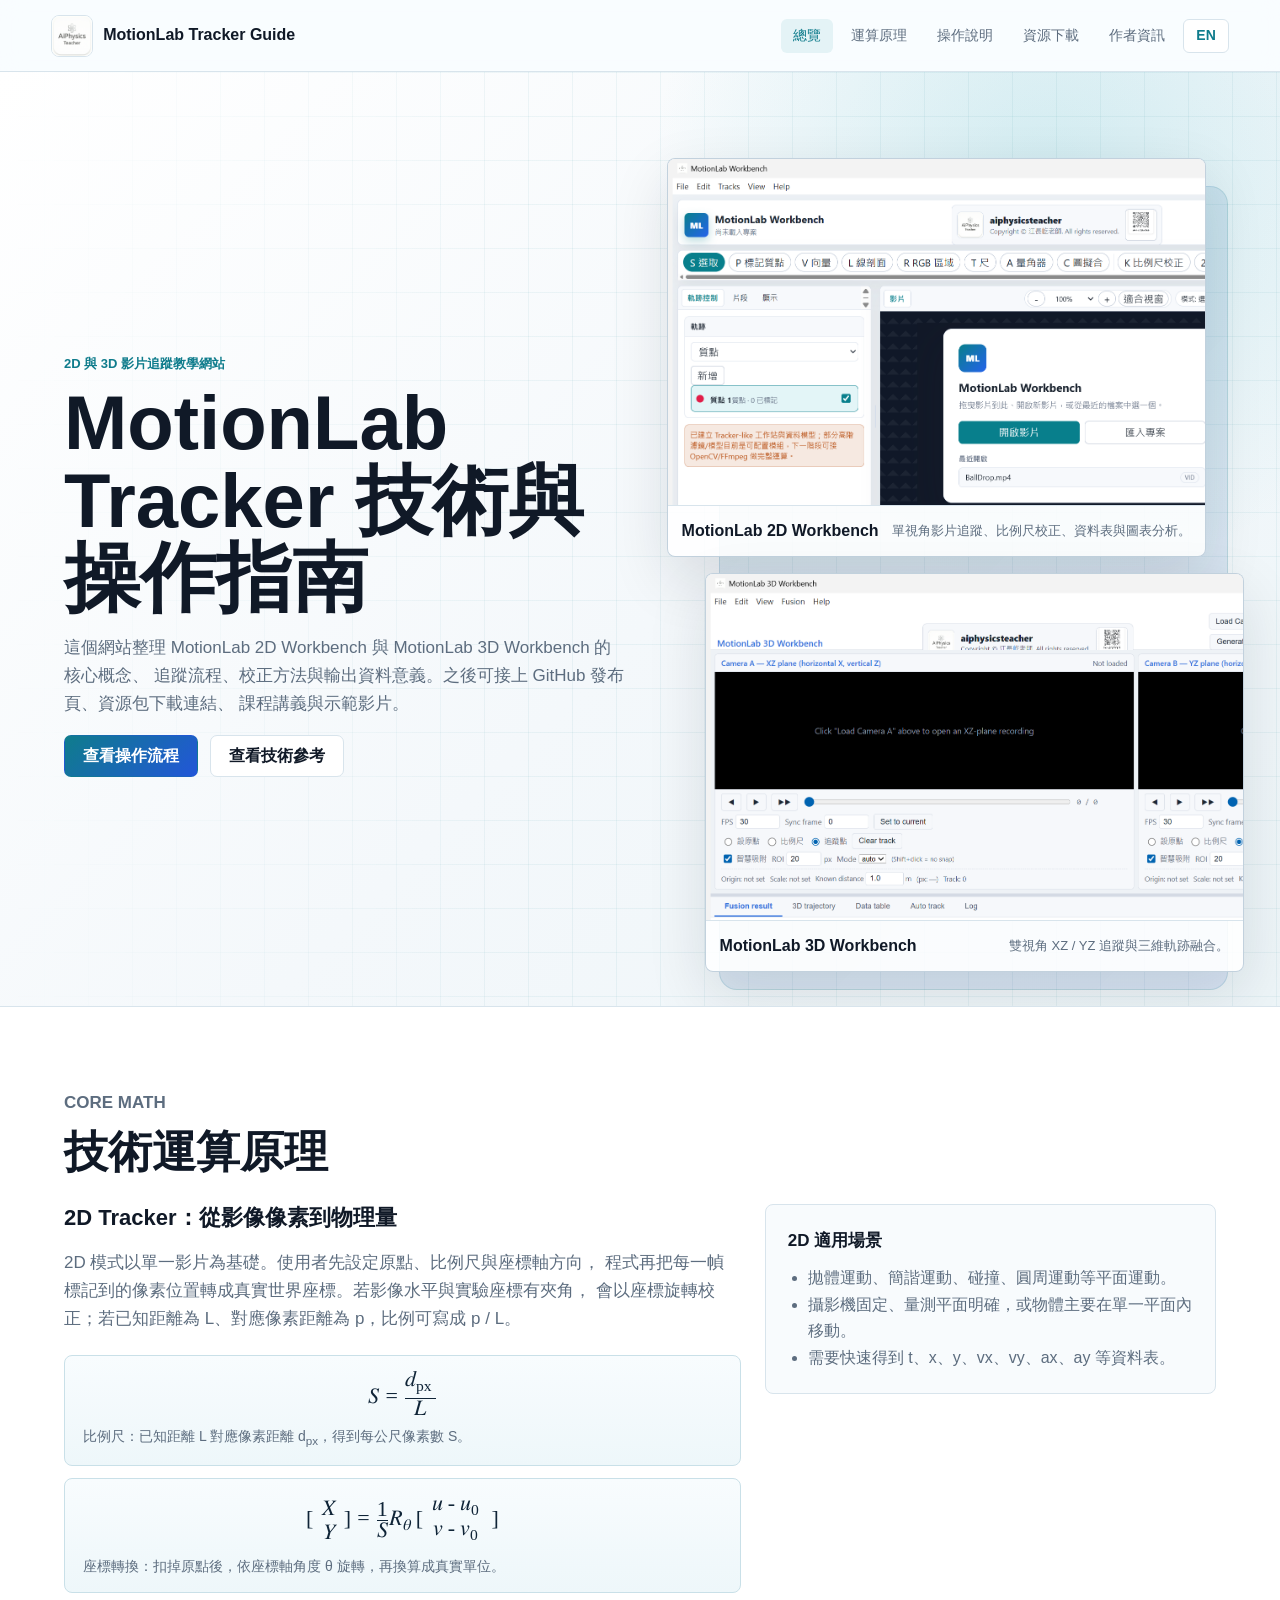
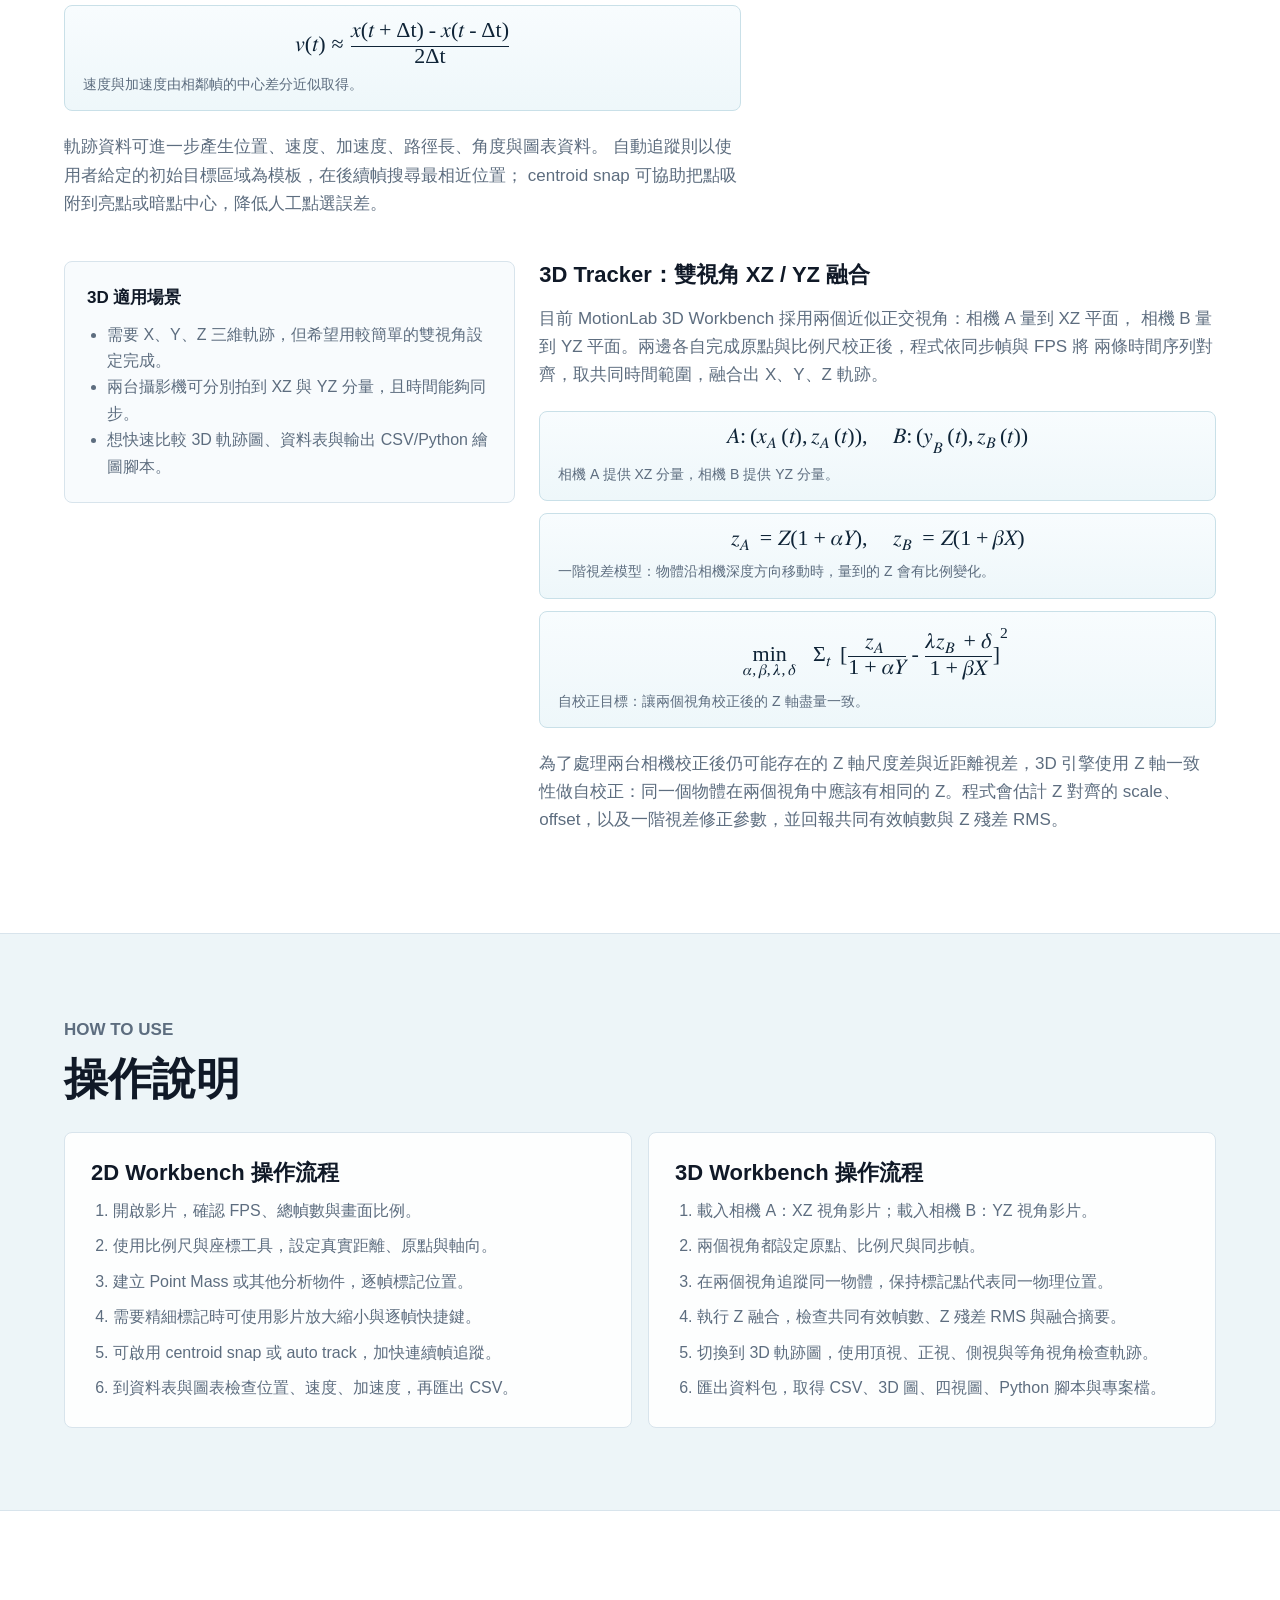
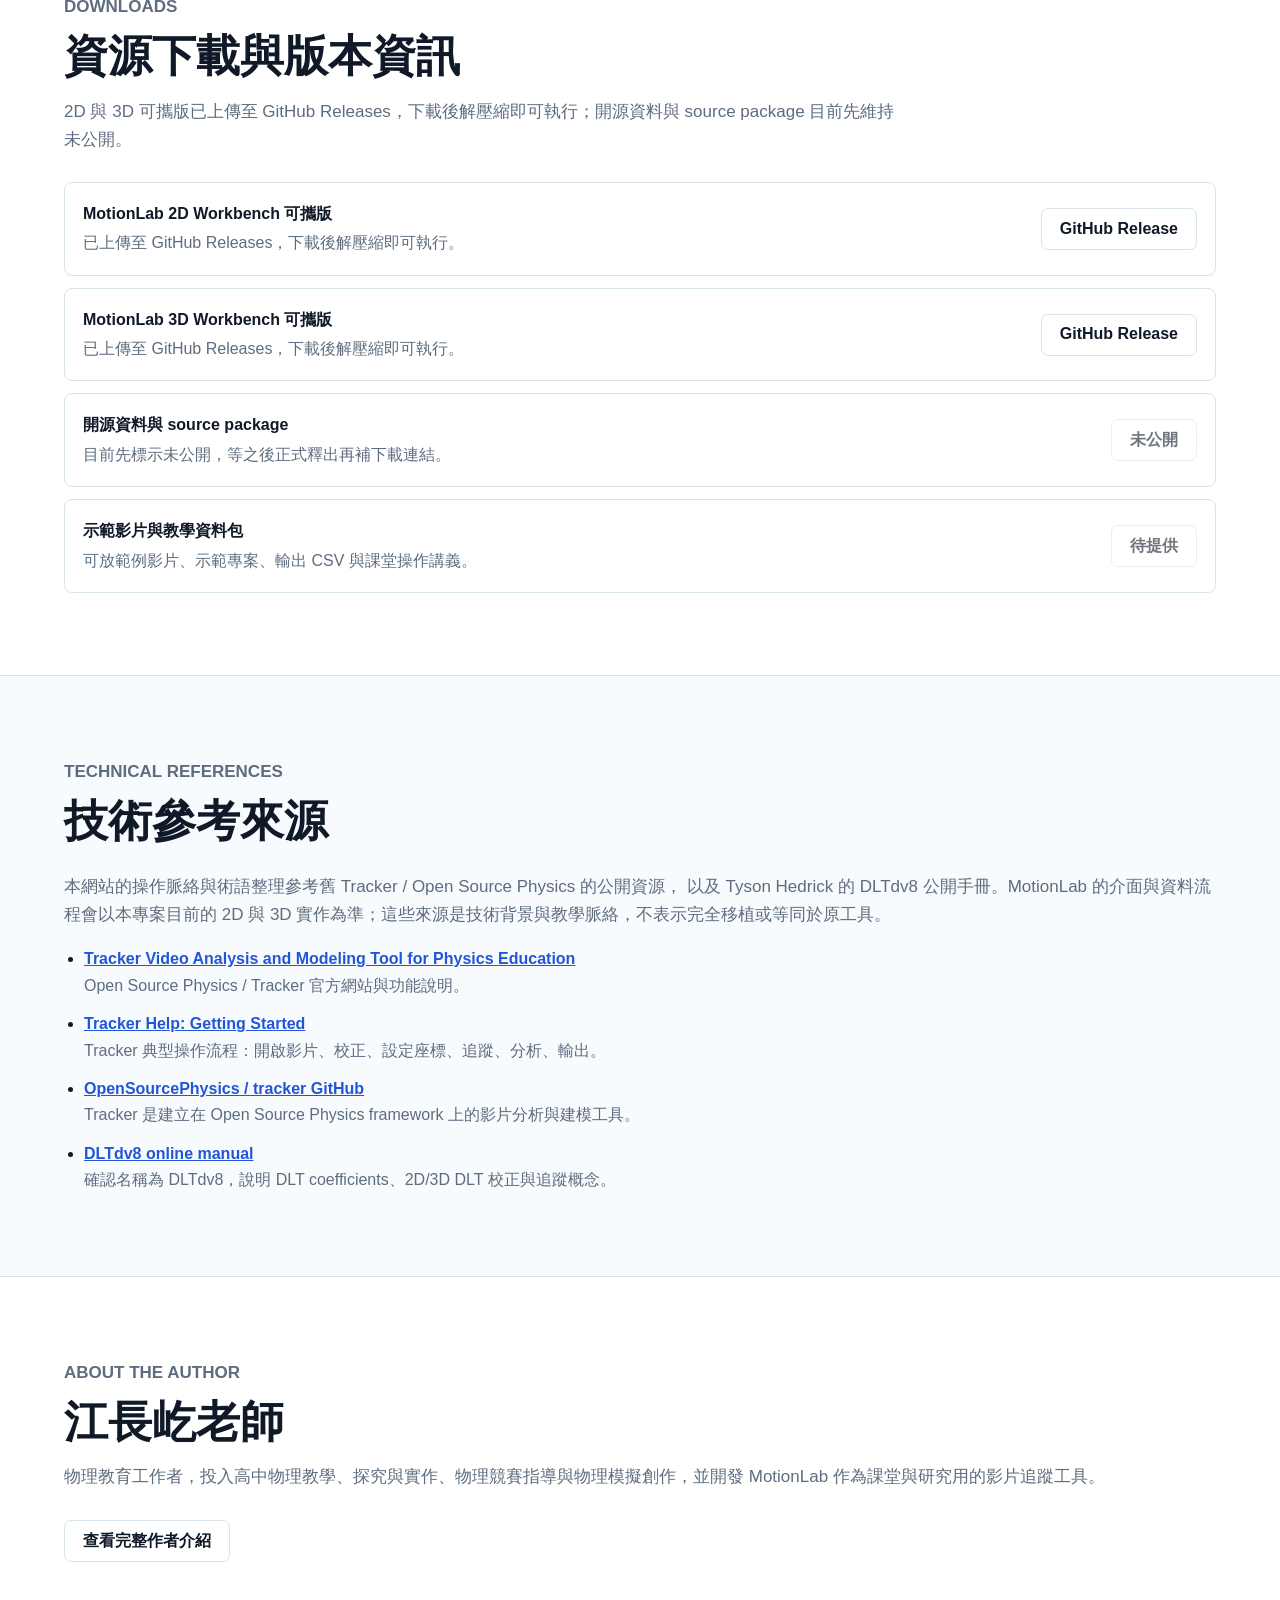
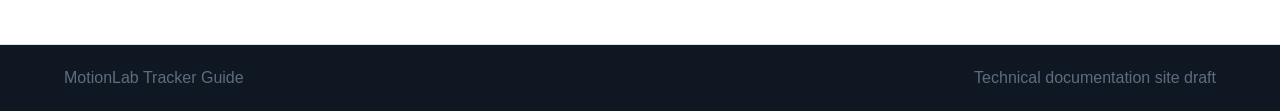
<file: index.html>
<!doctype html>
<html lang="zh-Hant">
  <head>
    <meta charset="UTF-8" />
    <meta name="viewport" content="width=device-width, initial-scale=1.0" />
    <title>MotionLab Tracker 技術與操作指南</title>
    <meta
      name="description"
      content="MotionLab Tracker 技術與操作指南，介紹 MotionLab 2D / 3D 影片追蹤工具的運算原理、操作流程、下載資源與作者資訊。"
    />
    <meta name="robots" content="index, follow" />
    <meta property="og:title" content="MotionLab Tracker 技術與操作指南" />
    <meta
      property="og:description"
      content="MotionLab 2D / 3D Tracker 的運算原理、操作流程、下載資源與作者資訊。"
    />
    <meta property="og:type" content="website" />
    <meta property="og:image" content="./assets/app-3d.png" />
    <link rel="stylesheet" href="./styles.css" />
  </head>
  <body>
    <header class="site-header">
      <a class="brand" href="./index.html" aria-label="MotionLab Tracker Guide">
        <img src="./assets/aiphysics-teacher-logo.png" alt="MotionLab logo" />
        <span>MotionLab Tracker Guide</span>
      </a>
      <nav class="site-nav" aria-label="主要導覽">
        <a href="#overview">總覽</a>
        <a href="#principles">運算原理</a>
        <a href="#workflow">操作說明</a>
        <a href="#downloads">資源下載</a>
        <a href="./author.html">作者資訊</a>
        <button class="lang-toggle" id="langToggle" type="button" aria-label="Switch language">EN</button>
      </nav>
    </header>

    <main>
      <section class="intro-section" id="overview">
        <div class="intro-copy">
          <p class="section-label">2D 與 3D 影片追蹤教學網站</p>
          <h1>MotionLab Tracker 技術與操作指南</h1>
          <p>
            這個網站整理 MotionLab 2D Workbench 與 MotionLab 3D Workbench 的核心概念、
            追蹤流程、校正方法與輸出資料意義。之後可接上 GitHub 發布頁、資源包下載連結、
            課程講義與示範影片。
          </p>
          <div class="intro-actions">
            <a class="button primary" href="#workflow">查看操作流程</a>
            <a class="button" href="#references">查看技術參考</a>
          </div>
        </div>
        <div class="app-showcase" aria-label="MotionLab 2D 與 3D 應用程式截圖">
          <figure class="app-shot app-shot-primary">
            <img src="./assets/app-2d.png" alt="MotionLab 2D Workbench application screenshot" />
            <figcaption>
              <strong>MotionLab 2D Workbench</strong>
              <span>單視角影片追蹤、比例尺校正、資料表與圖表分析。</span>
            </figcaption>
          </figure>
          <figure class="app-shot">
            <img src="./assets/app-3d.png" alt="MotionLab 3D Workbench application screenshot" />
            <figcaption>
              <strong>MotionLab 3D Workbench</strong>
              <span>雙視角 XZ / YZ 追蹤與三維軌跡融合。</span>
            </figcaption>
          </figure>
        </div>
      </section>

      <section class="content-section" id="principles">
        <div class="section-head">
          <p class="section-label">Core Math</p>
          <h2>技術運算原理</h2>
        </div>

        <div class="split-block">
          <div>
            <h3>2D Tracker：從影像像素到物理量</h3>
            <p>
              2D 模式以單一影片為基礎。使用者先設定原點、比例尺與座標軸方向，
              程式再把每一幀標記到的像素位置轉成真實世界座標。若影像水平與實驗座標有夾角，
              會以座標旋轉校正；若已知距離為 L、對應像素距離為 p，比例可寫成 p / L。
            </p>
            <div class="equation-stack" aria-label="2D tracker coordinate and derivative equations">
              <figure class="equation-card">
                <math display="block">
                  <mrow>
                    <mi>S</mi>
                    <mo>=</mo>
                    <mfrac>
                      <msub><mi>d</mi><mi>px</mi></msub>
                      <mi>L</mi>
                    </mfrac>
                  </mrow>
                </math>
                <figcaption>比例尺：已知距離 L 對應像素距離 d<sub>px</sub>，得到每公尺像素數 S。</figcaption>
              </figure>
              <figure class="equation-card">
                <math display="block">
                  <mrow>
                    <mo>[</mo>
                    <mtable>
                      <mtr><mtd><mi>X</mi></mtd></mtr>
                      <mtr><mtd><mi>Y</mi></mtd></mtr>
                    </mtable>
                    <mo>]</mo>
                    <mo>=</mo>
                    <mfrac>
                      <mn>1</mn>
                      <mi>S</mi>
                    </mfrac>
                    <msub><mi>R</mi><mi>θ</mi></msub>
                    <mo>[</mo>
                    <mtable>
                      <mtr><mtd><mrow><mi>u</mi><mo>-</mo><msub><mi>u</mi><mn>0</mn></msub></mrow></mtd></mtr>
                      <mtr><mtd><mrow><mi>v</mi><mo>-</mo><msub><mi>v</mi><mn>0</mn></msub></mrow></mtd></mtr>
                    </mtable>
                    <mo>]</mo>
                  </mrow>
                </math>
                <figcaption>座標轉換：扣掉原點後，依座標軸角度 θ 旋轉，再換算成真實單位。</figcaption>
              </figure>
              <figure class="equation-card">
                <math display="block">
                  <mrow>
                    <mi>v</mi>
                    <mo stretchy="false">(</mo><mi>t</mi><mo stretchy="false">)</mo>
                    <mo>≈</mo>
                    <mfrac>
                      <mrow><mi>x</mi><mo stretchy="false">(</mo><mi>t</mi><mo>+</mo><mi>Δt</mi><mo stretchy="false">)</mo><mo>-</mo><mi>x</mi><mo stretchy="false">(</mo><mi>t</mi><mo>-</mo><mi>Δt</mi><mo stretchy="false">)</mo></mrow>
                      <mrow><mn>2</mn><mi>Δt</mi></mrow>
                    </mfrac>
                  </mrow>
                </math>
                <figcaption>速度與加速度由相鄰幀的中心差分近似取得。</figcaption>
              </figure>
            </div>
            <p>
              軌跡資料可進一步產生位置、速度、加速度、路徑長、角度與圖表資料。
              自動追蹤則以使用者給定的初始目標區域為模板，在後續幀搜尋最相近位置；
              centroid snap 可協助把點吸附到亮點或暗點中心，降低人工點選誤差。
            </p>
          </div>
          <div class="note-panel">
            <h4>2D 適用場景</h4>
            <ul>
              <li>拋體運動、簡諧運動、碰撞、圓周運動等平面運動。</li>
              <li>攝影機固定、量測平面明確，或物體主要在單一平面內移動。</li>
              <li>需要快速得到 t、x、y、vx、vy、ax、ay 等資料表。</li>
            </ul>
          </div>
        </div>

        <div class="split-block reverse">
          <div>
            <h3>3D Tracker：雙視角 XZ / YZ 融合</h3>
            <p>
              目前 MotionLab 3D Workbench 採用兩個近似正交視角：相機 A 量到 XZ 平面，
              相機 B 量到 YZ 平面。兩邊各自完成原點與比例尺校正後，程式依同步幀與 FPS 將
              兩條時間序列對齊，取共同時間範圍，融合出 X、Y、Z 軌跡。
            </p>
            <div class="equation-stack" aria-label="3D dual view fusion equations">
              <figure class="equation-card">
                <math display="block">
                  <mrow>
                    <mi>A</mi><mo>:</mo>
                    <mo stretchy="false">(</mo>
                    <msub><mi>x</mi><mi>A</mi></msub>
                    <mo stretchy="false">(</mo><mi>t</mi><mo stretchy="false">)</mo>
                    <mo>,</mo>
                    <msub><mi>z</mi><mi>A</mi></msub>
                    <mo stretchy="false">(</mo><mi>t</mi><mo stretchy="false">)</mo>
                    <mo stretchy="false">)</mo>
                    <mo>,</mo>
                    <mspace width="1em"></mspace>
                    <mi>B</mi><mo>:</mo>
                    <mo stretchy="false">(</mo>
                    <msub><mi>y</mi><mi>B</mi></msub>
                    <mo stretchy="false">(</mo><mi>t</mi><mo stretchy="false">)</mo>
                    <mo>,</mo>
                    <msub><mi>z</mi><mi>B</mi></msub>
                    <mo stretchy="false">(</mo><mi>t</mi><mo stretchy="false">)</mo>
                    <mo stretchy="false">)</mo>
                  </mrow>
                </math>
                <figcaption>相機 A 提供 XZ 分量，相機 B 提供 YZ 分量。</figcaption>
              </figure>
              <figure class="equation-card">
                <math display="block">
                  <mrow>
                    <msub><mi>z</mi><mi>A</mi></msub>
                    <mo>=</mo>
                    <mi>Z</mi>
                    <mo stretchy="false">(</mo>
                    <mn>1</mn><mo>+</mo><mi>α</mi><mi>Y</mi>
                    <mo stretchy="false">)</mo>
                    <mo>,</mo>
                    <mspace width="1em"></mspace>
                    <msub><mi>z</mi><mi>B</mi></msub>
                    <mo>=</mo>
                    <mi>Z</mi>
                    <mo stretchy="false">(</mo>
                    <mn>1</mn><mo>+</mo><mi>β</mi><mi>X</mi>
                    <mo stretchy="false">)</mo>
                  </mrow>
                </math>
                <figcaption>一階視差模型：物體沿相機深度方向移動時，量到的 Z 會有比例變化。</figcaption>
              </figure>
              <figure class="equation-card">
                <math display="block">
                  <mrow>
                    <munder>
                      <mi>min</mi>
                      <mrow><mi>α</mi><mo>,</mo><mi>β</mi><mo>,</mo><mi>λ</mi><mo>,</mo><mi>δ</mi></mrow>
                    </munder>
                    <mspace width="0.5em"></mspace>
                    <msub><mo>Σ</mo><mi>t</mi></msub>
                    <msup>
                      <mrow>
                        <mo>[</mo>
                        <mfrac>
                          <msub><mi>z</mi><mi>A</mi></msub>
                          <mrow><mn>1</mn><mo>+</mo><mi>α</mi><mi>Y</mi></mrow>
                        </mfrac>
                        <mo>-</mo>
                        <mfrac>
                          <mrow><mi>λ</mi><msub><mi>z</mi><mi>B</mi></msub><mo>+</mo><mi>δ</mi></mrow>
                          <mrow><mn>1</mn><mo>+</mo><mi>β</mi><mi>X</mi></mrow>
                        </mfrac>
                        <mo>]</mo>
                      </mrow>
                      <mn>2</mn>
                    </msup>
                  </mrow>
                </math>
                <figcaption>自校正目標：讓兩個視角校正後的 Z 軸盡量一致。</figcaption>
              </figure>
            </div>
            <p>
              為了處理兩台相機校正後仍可能存在的 Z 軸尺度差與近距離視差，3D 引擎使用
              Z 軸一致性做自校正：同一個物體在兩個視角中應該有相同的 Z。程式會估計
              Z 對齊的 scale、offset，以及一階視差修正參數，並回報共同有效幀數與 Z 殘差 RMS。
            </p>
          </div>
          <div class="note-panel">
            <h4>3D 適用場景</h4>
            <ul>
              <li>需要 X、Y、Z 三維軌跡，但希望用較簡單的雙視角設定完成。</li>
              <li>兩台攝影機可分別拍到 XZ 與 YZ 分量，且時間能夠同步。</li>
              <li>想快速比較 3D 軌跡圖、資料表與輸出 CSV/Python 繪圖腳本。</li>
            </ul>
          </div>
        </div>
      </section>

      <section class="content-section compact" id="workflow">
        <div class="section-head">
          <p class="section-label">How To Use</p>
          <h2>操作說明</h2>
        </div>

        <div class="workflow-grid">
          <article class="workflow-card">
            <h3>2D Workbench 操作流程</h3>
            <ol>
              <li>開啟影片，確認 FPS、總幀數與畫面比例。</li>
              <li>使用比例尺與座標工具，設定真實距離、原點與軸向。</li>
              <li>建立 Point Mass 或其他分析物件，逐幀標記位置。</li>
              <li>需要精細標記時可使用影片放大縮小與逐幀快捷鍵。</li>
              <li>可啟用 centroid snap 或 auto track，加快連續幀追蹤。</li>
              <li>到資料表與圖表檢查位置、速度、加速度，再匯出 CSV。</li>
            </ol>
          </article>

          <article class="workflow-card">
            <h3>3D Workbench 操作流程</h3>
            <ol>
              <li>載入相機 A：XZ 視角影片；載入相機 B：YZ 視角影片。</li>
              <li>兩個視角都設定原點、比例尺與同步幀。</li>
              <li>在兩個視角追蹤同一物體，保持標記點代表同一物理位置。</li>
              <li>執行 Z 融合，檢查共同有效幀數、Z 殘差 RMS 與融合摘要。</li>
              <li>切換到 3D 軌跡圖，使用頂視、正視、側視與等角視角檢查軌跡。</li>
              <li>匯出資料包，取得 CSV、3D 圖、四視圖、Python 腳本與專案檔。</li>
            </ol>
          </article>
        </div>
      </section>

      <section class="content-section" id="downloads">
        <div class="section-head">
          <p class="section-label">Downloads</p>
          <h2>資源下載與版本資訊</h2>
          <p>2D 與 3D 可攜版已上傳至 GitHub Releases，下載後解壓縮即可執行；開源資料與 source package 目前先維持未公開。</p>
        </div>

        <div class="download-list">
          <div class="download-row">
            <div>
              <strong>MotionLab 2D Workbench 可攜版</strong>
              <span>已上傳至 GitHub Releases，下載後解壓縮即可執行。</span>
            </div>
            <a class="button" href="https://github.com/changyi123456/MotionLab/releases" target="_blank" rel="noreferrer">GitHub Release</a>
          </div>
          <div class="download-row">
            <div>
              <strong>MotionLab 3D Workbench 可攜版</strong>
              <span>已上傳至 GitHub Releases，下載後解壓縮即可執行。</span>
            </div>
            <a class="button" href="https://github.com/changyi123456/MotionLab/releases" target="_blank" rel="noreferrer">GitHub Release</a>
          </div>
          <div class="download-row">
            <div>
              <strong>開源資料與 source package</strong>
              <span>目前先標示未公開，等之後正式釋出再補下載連結。</span>
            </div>
            <a class="button disabled" href="#" aria-disabled="true">未公開</a>
          </div>
          <div class="download-row">
            <div>
              <strong>示範影片與教學資料包</strong>
              <span>可放範例影片、示範專案、輸出 CSV 與課堂操作講義。</span>
            </div>
            <a class="button disabled" href="#" aria-disabled="true">待提供</a>
          </div>
        </div>
      </section>

      <section class="content-section references" id="references">
        <div class="section-head">
          <p class="section-label">Technical References</p>
          <h2>技術參考來源</h2>
        </div>
        <p>
          本網站的操作脈絡與術語整理參考舊 Tracker / Open Source Physics 的公開資源，
          以及 Tyson Hedrick 的 DLTdv8 公開手冊。MotionLab 的介面與資料流程會以本專案目前的
          2D 與 3D 實作為準；這些來源是技術背景與教學脈絡，不表示完全移植或等同於原工具。
        </p>
        <ul class="reference-list">
          <li>
            <a href="https://opensourcephysics.github.io/tracker-website/index.html" target="_blank" rel="noreferrer">
              Tracker Video Analysis and Modeling Tool for Physics Education
            </a>
            <span>Open Source Physics / Tracker 官方網站與功能說明。</span>
          </li>
          <li>
            <a href="https://opensourcephysics.github.io/tracker-website/help/gettingstarted.html" target="_blank" rel="noreferrer">
              Tracker Help: Getting Started
            </a>
            <span>Tracker 典型操作流程：開啟影片、校正、設定座標、追蹤、分析、輸出。</span>
          </li>
          <li>
            <a href="https://github.com/OpenSourcePhysics/tracker" target="_blank" rel="noreferrer">
              OpenSourcePhysics / tracker GitHub
            </a>
            <span>Tracker 是建立在 Open Source Physics framework 上的影片分析與建模工具。</span>
          </li>
          <li>
            <a href="https://biomech.web.unc.edu/dltdv8_manual/" target="_blank" rel="noreferrer">
              DLTdv8 online manual
            </a>
            <span>確認名稱為 DLTdv8，說明 DLT coefficients、2D/3D DLT 校正與追蹤概念。</span>
          </li>
        </ul>
      </section>

      <section class="content-section author-preview">
        <div>
          <p class="section-label" data-en="About The Author">About The Author</p>
          <h2 data-en="Teacher Chang-Yi Jiang">江長屹老師</h2>
          <p data-en="A physics educator focused on high-school physics teaching, inquiry-based practice, physics competition mentoring, physics simulations, and MotionLab video-tracking tools for classroom and research use.">物理教育工作者，投入高中物理教學、探究與實作、物理競賽指導與物理模擬創作，並開發 MotionLab 作為課堂與研究用的影片追蹤工具。</p>
        </div>
        <a class="button" href="./author.html" data-en="View Full Author Profile">查看完整作者介紹</a>
      </section>
    </main>

    <footer class="site-footer">
      <span>MotionLab Tracker Guide</span>
      <span>Technical documentation site draft</span>
    </footer>

    <script src="./script.js"></script>
  </body>
</html>
</file>
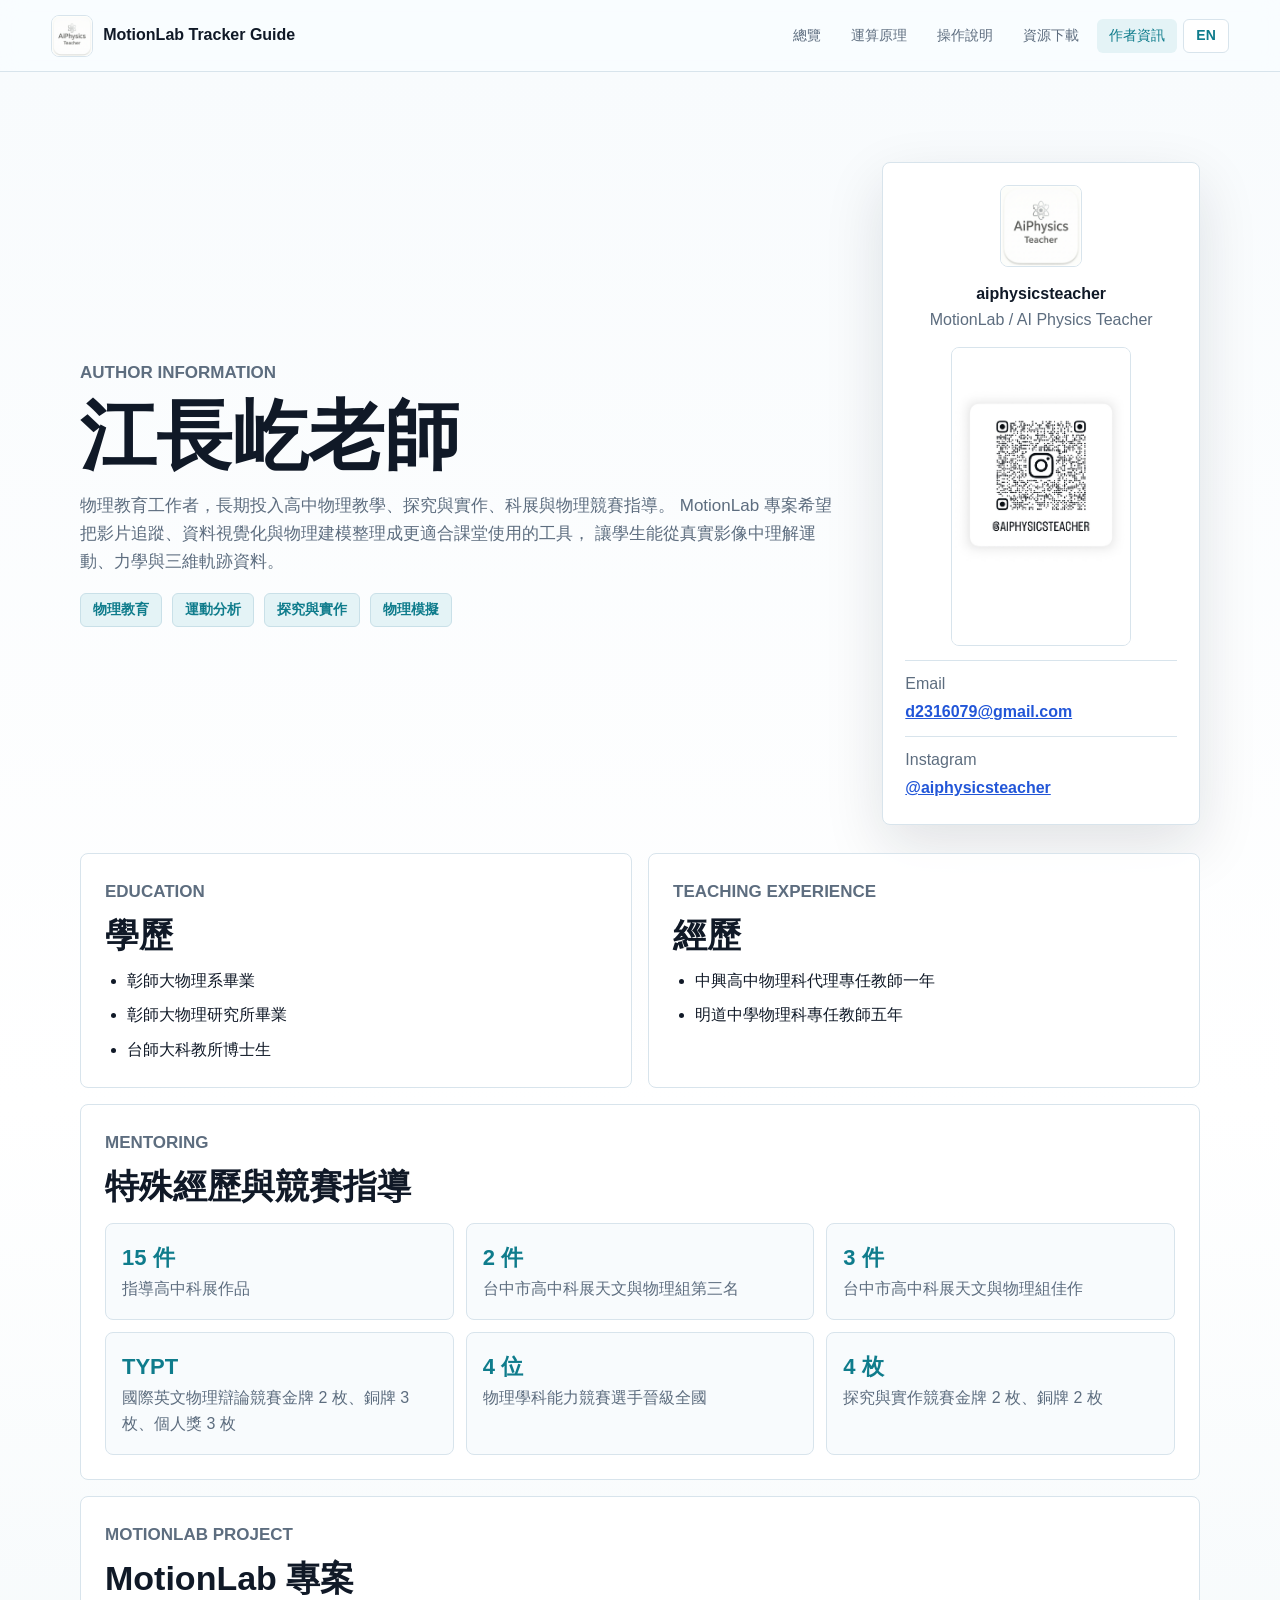
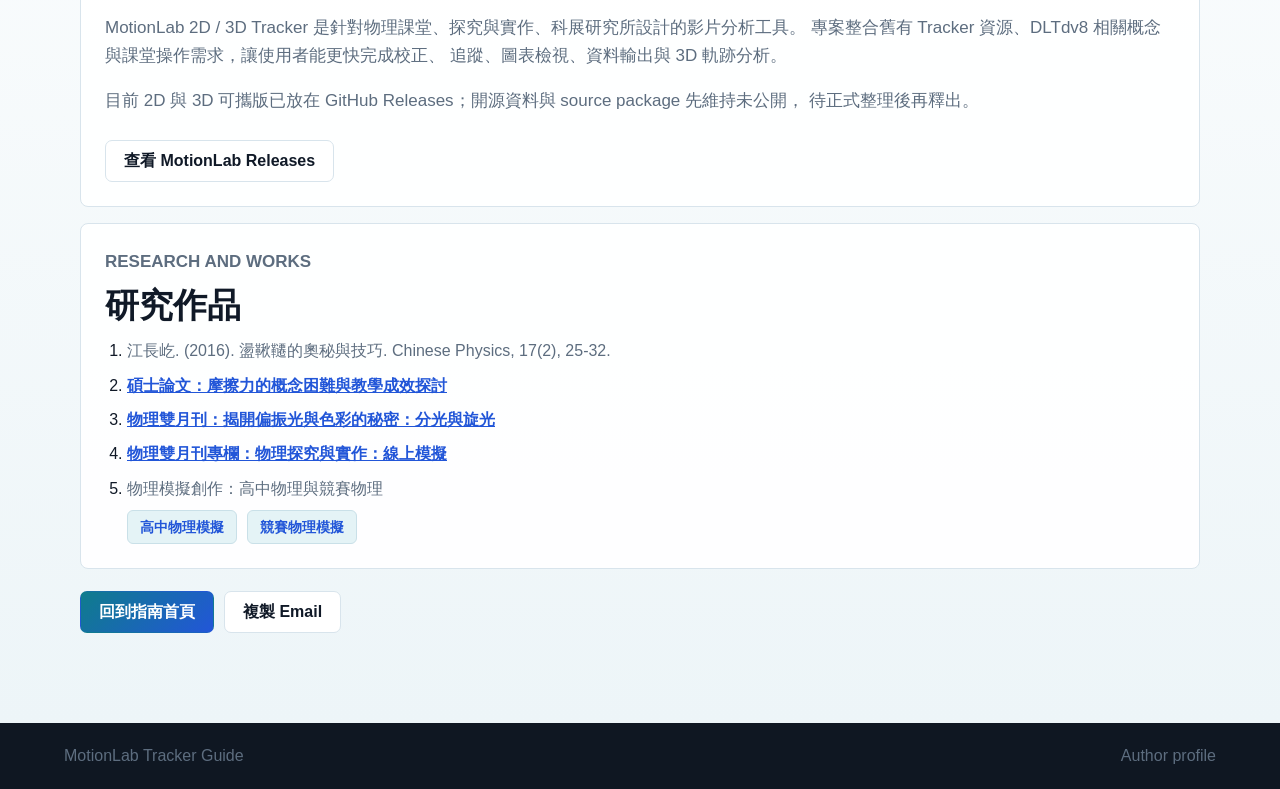
<file: author.html>
<!doctype html>
<html lang="zh-Hant">
  <head>
    <meta charset="UTF-8" />
    <meta name="viewport" content="width=device-width, initial-scale=1.0" />
    <title>作者資訊｜MotionLab Tracker Guide</title>
    <meta
      name="description"
      content="江長屹老師作者資訊，包含物理教育背景、教學經歷、競賽指導成果、研究作品、MotionLab 專案與聯絡方式。"
    />
    <meta name="robots" content="index, follow" />
    <meta property="og:title" content="江長屹老師｜MotionLab Tracker Guide" />
    <meta
      property="og:description"
      content="MotionLab 作者資訊：物理教育、競賽指導、研究作品與物理模擬創作。"
    />
    <meta property="og:type" content="profile" />
    <meta property="og:image" content="./assets/aiphysics-teacher-logo.png" />
    <link rel="stylesheet" href="./styles.css" />
  </head>
  <body>
    <header class="site-header">
      <a class="brand" href="./index.html" aria-label="MotionLab Tracker Guide">
        <img src="./assets/aiphysics-teacher-logo.png" alt="MotionLab logo" />
        <span>MotionLab Tracker Guide</span>
      </a>
      <nav class="site-nav" aria-label="主要導覽">
        <a href="./index.html#overview">總覽</a>
        <a href="./index.html#principles">運算原理</a>
        <a href="./index.html#workflow">操作說明</a>
        <a href="./index.html#downloads">資源下載</a>
        <a href="./author.html" aria-current="page">作者資訊</a>
        <button class="lang-toggle" id="langToggle" type="button" aria-label="Switch language">EN</button>
      </nav>
    </header>

    <main>
      <section class="author-page">
        <div class="author-shell">
          <div class="author-hero">
            <div class="author-summary">
              <p class="section-label" data-en="Author Information">Author Information</p>
              <h1 data-en="Teacher Chang-Yi Jiang">江長屹老師</h1>
              <p
                class="author-lead"
                data-en="A physics educator dedicated to high-school physics teaching, inquiry-based practice, science fair mentoring, and physics competitions. MotionLab turns video tracking, data visualization, and physics modeling into classroom-ready tools so students can study motion, mechanics, and 3D trajectory data from real footage."
              >
                物理教育工作者，長期投入高中物理教學、探究與實作、科展與物理競賽指導。
                MotionLab 專案希望把影片追蹤、資料視覺化與物理建模整理成更適合課堂使用的工具，
                讓學生能從真實影像中理解運動、力學與三維軌跡資料。
              </p>
              <div class="tag-list" aria-label="專長標籤">
                <span data-en="Physics Education">物理教育</span>
                <span data-en="Motion Analysis">運動分析</span>
                <span data-en="Inquiry And Practice">探究與實作</span>
                <span data-en="Physics Simulation">物理模擬</span>
              </div>
            </div>

            <aside class="author-contact-card" aria-label="作者聯絡方式">
              <img class="profile-logo" src="./assets/aiphysics-teacher-logo.png" alt="AiPhysics Teacher logo" />
              <div class="profile-name">
                <strong>aiphysicsteacher</strong>
                <span>MotionLab / AI Physics Teacher</span>
              </div>
              <img class="profile-qr" src="./assets/aiphysicsteacher-ig-qr.jpg" alt="Instagram QR code for aiphysicsteacher" />
              <ul class="contact-list">
                <li>
                  <span>Email</span>
                  <a href="mailto:d2316079@gmail.com">d2316079@gmail.com</a>
                </li>
                <li>
                  <span>Instagram</span>
                  <a href="https://www.instagram.com/aiphysicsteacher/" target="_blank" rel="noreferrer">@aiphysicsteacher</a>
                </li>
              </ul>
            </aside>
          </div>

          <div class="info-grid">
            <article class="info-card education-card">
              <p class="section-label">Education</p>
              <h2 data-en="Education">學歷</h2>
              <ul>
                <li data-en="B.S., Department of Physics, National Changhua University of Education">彰師大物理系畢業</li>
                <li data-en="M.S., Graduate Institute of Physics, National Changhua University of Education">彰師大物理研究所畢業</li>
                <li data-en="Doctoral student, Graduate Institute of Science Education, National Taiwan Normal University">台師大科教所博士生</li>
              </ul>
            </article>

            <article class="info-card experience-card">
              <p class="section-label">Teaching Experience</p>
              <h2 data-en="Experience">經歷</h2>
              <ul>
                <li data-en="One year as a full-time substitute physics teacher at National Chung Hsing Senior High School">中興高中物理科代理專任教師一年</li>
                <li data-en="Five years as a full-time physics teacher at Mingdao High School">明道中學物理科專任教師五年</li>
              </ul>
            </article>

            <article class="info-card wide achievement-card">
              <p class="section-label">Mentoring</p>
              <h2 data-en="Mentoring And Competition Highlights">特殊經歷與競賽指導</h2>
              <div class="achievement-grid">
                <div class="achievement-item">
                  <strong data-en="15 projects">15 件</strong>
                  <span data-en="High-school science fair projects mentored">指導高中科展作品</span>
                </div>
                <div class="achievement-item">
                  <strong data-en="2 projects">2 件</strong>
                  <span data-en="Third place in Taichung Astronomy and Physics science fair category">台中市高中科展天文與物理組第三名</span>
                </div>
                <div class="achievement-item">
                  <strong data-en="3 projects">3 件</strong>
                  <span data-en="Honorable mentions in Taichung Astronomy and Physics science fair category">台中市高中科展天文與物理組佳作</span>
                </div>
                <div class="achievement-item">
                  <strong>TYPT</strong>
                  <span data-en="Taiwan Young Physicists' Tournament: 2 gold medals, 3 bronze medals, and 3 individual awards">國際英文物理辯論競賽金牌 2 枚、銅牌 3 枚、個人獎 3 枚</span>
                </div>
                <div class="achievement-item">
                  <strong data-en="4 students">4 位</strong>
                  <span data-en="Advanced to the national physics academic ability competition">物理學科能力競賽選手晉級全國</span>
                </div>
                <div class="achievement-item">
                  <strong data-en="4 medals">4 枚</strong>
                  <span data-en="Inquiry and practice competition: 2 gold medals and 2 bronze medals">探究與實作競賽金牌 2 枚、銅牌 2 枚</span>
                </div>
              </div>
            </article>

            <article class="info-card wide project-card">
              <p class="section-label">MotionLab Project</p>
              <h2 data-en="MotionLab Project">MotionLab 專案</h2>
              <p
                data-en="MotionLab 2D / 3D Tracker is a video analysis tool designed for physics classes, inquiry-based practice, and science fair research. The project combines older Tracker resources, DLTdv8-related concepts, and classroom workflow needs to support calibration, tracking, graph review, data export, and 3D trajectory analysis."
              >
                MotionLab 2D / 3D Tracker 是針對物理課堂、探究與實作、科展研究所設計的影片分析工具。
                專案整合舊有 Tracker 資源、DLTdv8 相關概念與課堂操作需求，讓使用者能更快完成校正、
                追蹤、圖表檢視、資料輸出與 3D 軌跡分析。
              </p>
              <p
                data-en="The current 2D and 3D portable packages are available on GitHub Releases. Source materials and the source package remain private for now and will be released after they are organized."
              >
                目前 2D 與 3D 可攜版已放在 GitHub Releases；開源資料與 source package 先維持未公開，
                待正式整理後再釋出。
              </p>
              <a class="button" href="https://github.com/changyi123456/MotionLab/releases" target="_blank" rel="noreferrer" data-en="View MotionLab Releases">
                查看 MotionLab Releases
              </a>
            </article>

            <article class="info-card wide research-card">
              <p class="section-label">Research And Works</p>
              <h2 data-en="Research And Works">研究作品</h2>
              <ol class="publication-list">
                <li>
                  <span data-en="Chang-Yi Jiang. (2016). The Secrets and Techniques of Swinging. Chinese Physics, 17(2), 25-32.">江長屹. (2016). 盪鞦韆的奧秘與技巧. Chinese Physics, 17(2), 25-32.</span>
                </li>
                <li>
                  <a href="https://hdl.handle.net/11296/pgxjm9" target="_blank" rel="noreferrer" data-en="Master's thesis: Conceptual Difficulties And Instructional Effects Of Friction">
                    碩士論文：摩擦力的概念困難與教學成效探討
                  </a>
                </li>
                <li>
                  <a href="https://bimonthly.ps-taiwan.org/articles/6939120b53200b8dfceadebc" target="_blank" rel="noreferrer" data-en="Physics Bimonthly: Revealing The Secrets Of Polarized Light And Color">
                    物理雙月刊：揭開偏振光與色彩的秘密：分光與旋光
                  </a>
                </li>
                <li>
                  <a href="https://bimonthly.ps-taiwan.org/philosophy" target="_blank" rel="noreferrer" data-en="Physics Bimonthly column: Physics Inquiry And Practice: Online Simulation">
                    物理雙月刊專欄：物理探究與實作：線上模擬
                  </a>
                </li>
                <li>
                  <span data-en="Physics Simulations: High School And Competition Physics">物理模擬創作：高中物理與競賽物理</span>
                  <div class="publication-links">
                    <a href="https://dapper-churros-ce9855.netlify.app/" target="_blank" rel="noreferrer" data-en="High School Physics Simulations">高中物理模擬</a>
                    <a href="https://sites.google.com/view/competitionsimulation/%E9%A6%96%E9%A0%81" target="_blank" rel="noreferrer" data-en="Competition Physics Simulations">
                      競賽物理模擬
                    </a>
                  </div>
                </li>
              </ol>
            </article>
          </div>

          <div class="author-footer-actions">
            <a class="button primary" href="./index.html" data-en="Back To Guide">回到指南首頁</a>
            <button class="button copy-email" type="button" data-email="d2316079@gmail.com" data-en="Copy Email">複製 Email</button>
          </div>
        </div>
      </section>
    </main>

    <footer class="site-footer">
      <span>MotionLab Tracker Guide</span>
      <span>Author profile</span>
    </footer>
    <script src="./script.js"></script>
  </body>
</html>
</file>
<file: styles.css>
:root {
  --bg: #eef4f7;
  --paper: #ffffff;
  --ink: #101927;
  --muted: #5d6d7f;
  --line: #d8e4ec;
  --soft: #e8f0f5;
  --accent: #0f7c8c;
  --accent-2: #2256d8;
  --accent-3: #17a7b8;
  --success: #2e7d5b;
  --radius: 8px;
  --shadow: 0 22px 60px rgba(16, 25, 39, 0.12);
}

* {
  box-sizing: border-box;
}

html {
  scroll-behavior: smooth;
}

body {
  margin: 0;
  background: var(--bg);
  color: var(--ink);
  font-family: "Segoe UI", "Microsoft JhengHei", Arial, sans-serif;
  line-height: 1.65;
}

a {
  color: inherit;
}

.site-header {
  position: sticky;
  top: 0;
  z-index: 20;
  display: flex;
  align-items: center;
  justify-content: space-between;
  gap: 24px;
  min-height: 72px;
  padding: 12px clamp(18px, 4vw, 56px);
  background: rgba(250, 253, 255, 0.92);
  border-bottom: 1px solid var(--line);
  backdrop-filter: blur(12px);
}

.brand {
  display: inline-flex;
  align-items: center;
  gap: 10px;
  text-decoration: none;
  font-weight: 800;
  white-space: nowrap;
}

.brand img {
  width: 42px;
  height: 42px;
  border-radius: 8px;
  object-fit: cover;
  border: 1px solid var(--line);
}

.site-nav {
  display: flex;
  align-items: center;
  justify-content: flex-end;
  gap: 6px;
  flex-wrap: wrap;
}

.site-nav a {
  display: inline-flex;
  align-items: center;
  min-height: 34px;
  padding: 0 12px;
  color: var(--muted);
  text-decoration: none;
  border-radius: 6px;
  font-size: 14px;
}

.lang-toggle {
  min-height: 34px;
  padding: 0 12px;
  color: var(--accent);
  background: #ffffff;
  border: 1px solid var(--line);
  border-radius: 6px;
  font: inherit;
  font-size: 14px;
  font-weight: 850;
  cursor: pointer;
}

.site-nav a:hover,
.site-nav a.active,
.site-nav a[aria-current="page"],
.lang-toggle:hover {
  color: var(--accent);
  background: #e4f3f6;
}

.intro-section {
  position: relative;
  display: grid;
  grid-template-columns: minmax(0, 1.02fr) minmax(360px, 0.98fr);
  align-items: center;
  gap: clamp(28px, 4vw, 64px);
  min-height: calc(100vh - 72px);
  padding: clamp(42px, 7vw, 86px) clamp(18px, 5vw, 72px) 34px;
  background:
    radial-gradient(circle at 82% 12%, rgba(23, 167, 184, 0.16), transparent 30%),
    linear-gradient(135deg, #ffffff 0%, #f4f8fb 54%, #edf5f8 100%);
  border-bottom: 1px solid var(--line);
  overflow: hidden;
}

.intro-section::before {
  content: "";
  position: absolute;
  inset: 0;
  pointer-events: none;
  background-image:
    linear-gradient(rgba(15, 124, 140, 0.06) 1px, transparent 1px),
    linear-gradient(90deg, rgba(15, 124, 140, 0.06) 1px, transparent 1px);
  background-size: 44px 44px;
  mask-image: linear-gradient(90deg, transparent, #000 42%, #000 100%);
}

.intro-copy {
  position: relative;
  z-index: 1;
  max-width: 780px;
}

.section-label {
  margin: 0 0 10px;
  color: var(--accent);
  font-size: 13px;
  font-weight: 800;
  text-transform: uppercase;
}

h1,
h2,
h3,
h4,
p {
  letter-spacing: 0;
}

h1 {
  margin: 0;
  max-width: 820px;
  font-size: clamp(38px, 6vw, 76px);
  line-height: 1.02;
  font-weight: 850;
}

h2 {
  margin: 0;
  font-size: clamp(28px, 4vw, 44px);
  line-height: 1.12;
}

h3 {
  margin: 0 0 12px;
  font-size: 22px;
  line-height: 1.25;
}

h4 {
  margin: 0 0 10px;
  font-size: 17px;
}

.intro-copy p:not(.section-label),
.section-head p,
.split-block p,
.references p,
.author-preview p,
.author-shell p {
  color: var(--muted);
  font-size: 17px;
}

.intro-actions,
.author-preview {
  display: flex;
  align-items: center;
  gap: 12px;
  flex-wrap: wrap;
}

.button {
  display: inline-flex;
  align-items: center;
  justify-content: center;
  min-height: 42px;
  padding: 0 18px;
  color: var(--ink);
  text-decoration: none;
  border: 1px solid var(--line);
  border-radius: 7px;
  background: var(--paper);
  font: inherit;
  font-weight: 750;
  cursor: pointer;
}

.button:hover {
  border-color: var(--accent);
  color: var(--accent);
}

.button.primary {
  color: #fff;
  background: linear-gradient(135deg, var(--accent), var(--accent-2));
  border-color: transparent;
}

.button.primary:hover {
  background: #155963;
  color: #fff;
}

.button.disabled {
  opacity: 0.6;
  pointer-events: none;
}

.app-showcase {
  position: relative;
  z-index: 1;
  display: grid;
  gap: 16px;
}

.app-showcase::before {
  content: "";
  position: absolute;
  inset: 28px -12px -18px 42px;
  z-index: -1;
  border-radius: 18px;
  background: linear-gradient(135deg, rgba(15, 124, 140, 0.12), rgba(34, 86, 216, 0.1));
  border: 1px solid rgba(15, 124, 140, 0.14);
}

.app-shot {
  margin: 0;
  overflow: hidden;
  background: rgba(255, 255, 255, 0.86);
  border: 1px solid rgba(184, 202, 216, 0.86);
  border-radius: var(--radius);
  box-shadow: var(--shadow);
}

.app-shot-primary {
  transform: translateX(-10px);
}

.app-shot:not(.app-shot-primary) {
  transform: translateX(28px);
}

.app-shot img {
  display: block;
  width: 100%;
  height: clamp(210px, 27vw, 350px);
  object-fit: cover;
  object-position: left top;
  background: #eaf0f5;
}

.app-shot figcaption {
  display: flex;
  align-items: center;
  justify-content: space-between;
  gap: 12px;
  padding: 12px 14px;
  border-top: 1px solid var(--line);
}

.app-shot figcaption strong {
  white-space: nowrap;
  color: var(--ink);
}

.app-shot figcaption span {
  color: var(--muted);
  font-size: 13px;
  text-align: right;
}

.band,
.content-section {
  padding: clamp(44px, 7vw, 82px) clamp(18px, 5vw, 72px);
  border-bottom: 1px solid var(--line);
}

.band {
  background: #f4f8fb;
}

.content-section {
  background: var(--paper);
}

.content-section.compact {
  background: #edf5f8;
}

.section-head {
  max-width: 840px;
  margin-bottom: 28px;
}

.feature-grid,
.workflow-grid {
  display: grid;
  grid-template-columns: repeat(3, minmax(0, 1fr));
  gap: 16px;
}

.feature-card,
.workflow-card,
.note-panel,
.download-row {
  background: rgba(255, 255, 255, 0.9);
  border: 1px solid var(--line);
  border-radius: var(--radius);
}

.feature-card {
  padding: 24px;
}

.feature-index {
  display: block;
  margin-bottom: 18px;
  color: var(--accent-3);
  font-size: 13px;
  font-weight: 850;
}

.feature-card p,
.workflow-card li,
.note-panel li,
.download-row span,
.reference-list span {
  color: var(--muted);
}

.split-block {
  display: grid;
  grid-template-columns: minmax(0, 1.2fr) minmax(320px, 0.8fr);
  gap: 24px;
  align-items: start;
  margin-top: 26px;
}

.split-block.reverse {
  grid-template-columns: minmax(320px, 0.8fr) minmax(0, 1.2fr);
}

.split-block.reverse > div:first-child {
  order: 2;
}

.split-block.reverse > div:last-child {
  order: 1;
}

.equation-stack {
  display: grid;
  gap: 12px;
  margin: 22px 0;
}

.equation-card {
  margin: 0;
  padding: 16px 18px 14px;
  overflow-x: auto;
  color: #102033;
  background: linear-gradient(180deg, #f8fcfe, #eef7fa);
  border: 1px solid #c9e0e8;
  border-radius: var(--radius);
}

.equation-card math {
  min-width: max-content;
  color: #0f2437;
  font-family: "Cambria Math", Cambria, "Times New Roman", serif;
  font-size: 22px;
}

.equation-card figcaption {
  margin-top: 10px;
  color: var(--muted);
  font-size: 14px;
}

.note-panel {
  padding: 22px;
  background: #f8fbfd;
}

.note-panel ul,
.reference-list {
  margin: 0;
  padding-left: 20px;
}

.workflow-grid {
  grid-template-columns: repeat(2, minmax(0, 1fr));
}

.workflow-card {
  padding: 26px;
}

.workflow-card ol {
  margin: 0;
  padding-left: 22px;
}

.workflow-card li + li {
  margin-top: 9px;
}

.download-list {
  display: grid;
  gap: 12px;
}

.download-row {
  display: flex;
  align-items: center;
  justify-content: space-between;
  gap: 18px;
  padding: 18px;
}

.download-row strong,
.download-row span {
  display: block;
}

.download-row span {
  margin-top: 3px;
}

.references {
  background: #f8fbfd;
}

.reference-list {
  display: grid;
  gap: 12px;
  max-width: 980px;
}

.reference-list a {
  color: var(--accent-2);
  font-weight: 800;
}

.reference-list span {
  display: block;
}

.author-preview {
  justify-content: space-between;
  background: var(--paper);
}

.site-footer {
  display: flex;
  align-items: center;
  justify-content: space-between;
  gap: 12px;
  padding: 20px clamp(18px, 5vw, 72px);
  color: var(--muted);
  background: #0f1722;
}

.author-page {
  display: grid;
  min-height: calc(100vh - 72px);
  padding: clamp(44px, 7vw, 90px) clamp(18px, 5vw, 72px);
  background:
    linear-gradient(180deg, #f8fbfd 0%, #ffffff 46%, #edf5f8 100%);
}

.author-shell {
  width: min(1120px, 100%);
  margin: 0 auto;
}

.author-hero {
  display: grid;
  grid-template-columns: minmax(0, 1fr) minmax(300px, 0.42fr);
  gap: clamp(22px, 4vw, 46px);
  align-items: center;
  margin-bottom: 28px;
}

.author-summary h1 {
  max-width: 760px;
}

.author-lead {
  max-width: 780px;
}

.tag-list,
.publication-links,
.author-footer-actions {
  display: flex;
  flex-wrap: wrap;
  gap: 10px;
}

.tag-list span,
.publication-links a {
  display: inline-flex;
  align-items: center;
  min-height: 34px;
  padding: 0 12px;
  color: var(--accent);
  background: #e4f3f6;
  border: 1px solid #c9e0e8;
  border-radius: 6px;
  font-size: 14px;
  font-weight: 800;
  text-decoration: none;
}

.author-contact-card {
  display: grid;
  justify-items: center;
  gap: 14px;
  padding: 22px;
  text-align: center;
  background: #ffffff;
  border: 1px solid var(--line);
  border-radius: var(--radius);
  box-shadow: var(--shadow);
}

.profile-logo {
  width: 82px;
  height: 82px;
  object-fit: cover;
  border: 1px solid var(--line);
  border-radius: 8px;
}

.profile-name strong,
.profile-name span {
  display: block;
}

.profile-name span,
.contact-list span,
.achievement-item span,
.publication-list span {
  color: var(--muted);
}

.profile-qr {
  width: min(180px, 100%);
  border: 1px solid var(--line);
  border-radius: 8px;
}

.contact-list {
  display: grid;
  gap: 10px;
  width: 100%;
  margin: 0;
  padding: 0;
  list-style: none;
  text-align: left;
}

.contact-list li {
  display: grid;
  gap: 2px;
  padding-top: 10px;
  border-top: 1px solid var(--line);
}

.contact-list a,
.publication-list a {
  color: var(--accent-2);
  font-weight: 800;
}

.info-grid {
  display: grid;
  grid-template-columns: repeat(2, minmax(0, 1fr));
  gap: 16px;
}

.info-card {
  padding: 24px;
  background: rgba(255, 255, 255, 0.94);
  border: 1px solid var(--line);
  border-radius: var(--radius);
}

.info-card.wide {
  grid-column: 1 / -1;
}

.info-card h2 {
  font-size: clamp(24px, 3vw, 34px);
}

.info-card ul,
.publication-list {
  margin: 14px 0 0;
  padding-left: 22px;
}

.info-card li + li,
.publication-list li + li {
  margin-top: 8px;
}

.achievement-grid {
  display: grid;
  grid-template-columns: repeat(3, minmax(0, 1fr));
  gap: 12px;
  margin-top: 18px;
}

.achievement-item {
  padding: 16px;
  background: #f8fbfd;
  border: 1px solid var(--line);
  border-radius: var(--radius);
}

.achievement-item strong,
.achievement-item span {
  display: block;
}

.achievement-item strong {
  color: var(--accent);
  font-size: 22px;
}

.project-card .button {
  margin-top: 8px;
}

.publication-links {
  margin-top: 8px;
}

.author-footer-actions {
  margin-top: 22px;
}

@media (max-width: 980px) {
  .site-header {
    align-items: flex-start;
    flex-direction: column;
  }

  .site-nav {
    justify-content: flex-start;
  }

  .intro-section,
  .split-block,
  .split-block.reverse,
  .feature-grid,
  .workflow-grid,
  .author-hero,
  .achievement-grid {
    grid-template-columns: 1fr;
  }

  .split-block.reverse > div:first-child,
  .split-block.reverse > div:last-child {
    order: initial;
  }

  .intro-section {
    min-height: auto;
  }

  .app-shot-primary,
  .app-shot:not(.app-shot-primary) {
    transform: none;
  }
}

@media (max-width: 640px) {
  .site-nav a,
  .lang-toggle {
    padding: 0 9px;
  }

  .download-row,
  .author-preview,
  .site-footer {
    align-items: flex-start;
    flex-direction: column;
  }

  .info-grid {
    grid-template-columns: 1fr;
  }

  .info-card.wide {
    grid-column: auto;
  }

  h1 {
    font-size: 38px;
  }
}
</file>
